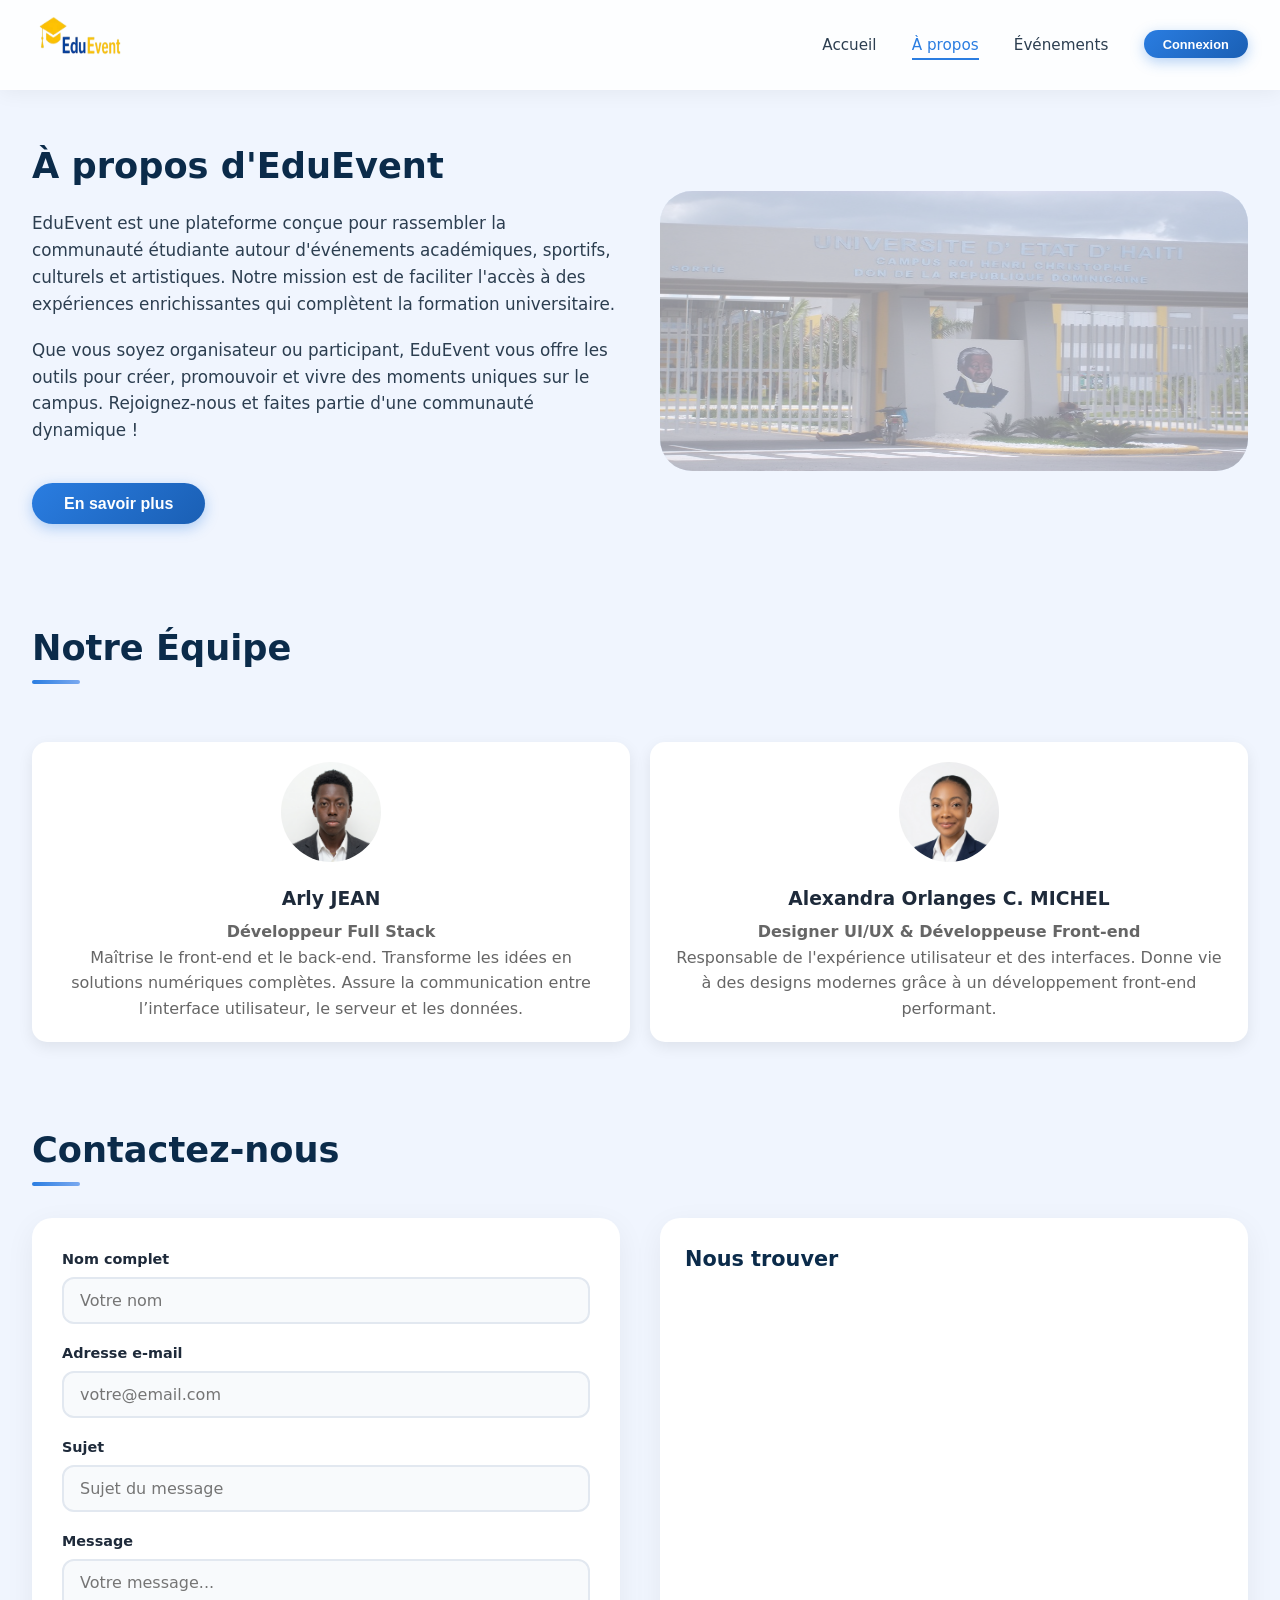
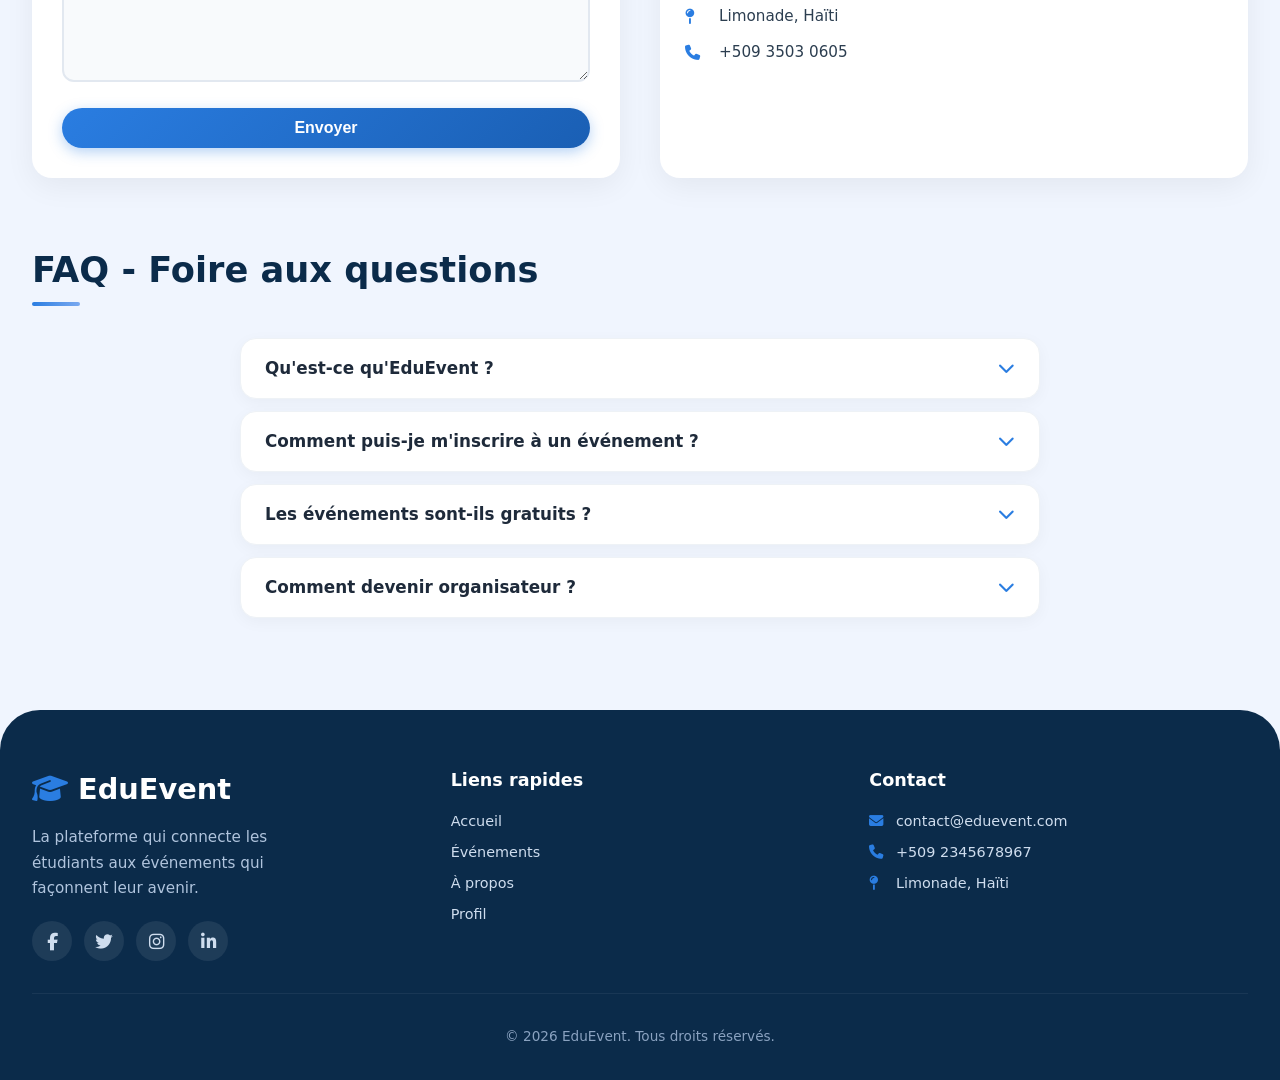
<file: a-propos.html>
<!DOCTYPE html>
<html lang="fr">
<head>
    <meta charset="UTF-8" />
    <meta name="viewport" content="width=device-width, initial-scale=1.0" />
    <title>À propos - EduEvent</title>
    <link rel="stylesheet" href="https://cdnjs.cloudflare.com/ajax/libs/font-awesome/6.5.0/css/all.min.css" />
    <link rel="stylesheet" href="css/style.css" />
    <link rel="stylesheet" href="css/responsive.css" />
</head>
<body>
    <nav class="navbar">
        <div class="logo">
                       <a href="index.html">
                <img class="log" src="images/eduevent.png" alt="Logo EduEvent" />
            </a>
        </div>
        <div class="navcontainer">
            <ul class="nav-links" id="navLinks">
                <li><a href="index.html">Accueil</a></li>
                                <li><a href="a-propos.html" class="active">À propos</a></li>
                <li><a href="evenement.html">Événements</a></li>

            </ul>
            <ul class="connexion">
                <li><button class="btn-primary btn-sm"><a id="connexion" href="profil.html">Connexion</a></button></li>
            </ul>
        </div>
        <div class="menu-toggle" id="menuToggle">
            <i class="fas fa-bars"></i>
        </div>
    </nav>
    <main class="container">
    <section class="section" id="apropos">
            <div class="about-grid">
                <div class="about-text">
                    <h2>À propos d'EduEvent</h2>
                    <p id="text-to-copy">
                        EduEvent est une plateforme conçue pour rassembler la communauté étudiante autour
                        d'événements académiques, sportifs, culturels et artistiques. Notre mission est de
                        faciliter l'accès à des expériences enrichissantes qui complètent la formation
                        universitaire.
                    </p>
                    <p>
                        Que vous soyez organisateur ou participant, EduEvent vous offre les outils pour
                        créer, promouvoir et vivre des moments uniques sur le campus. Rejoignez-nous et
                        faites partie d'une communauté dynamique !
                    </p>

                    <button class="btn-primary" style="margin-top: 20px;"> En savoir plus </button>
                </div>

                <div class="about-image">
                    <img class="about" src="images/856085de95ca88129aee6e90690eb1c0.jpg" alt="EduEvent" />
                </div>
            </div>
        </section>
        <section class="section">
            <div class="section-header"><h2>Notre Équipe</h2></div>
            <br />
            <div class="speaker-list">
                <div class="speaker">
                    <img src="images/Arly.png" alt="Arly JEAN" />
                    <h3>Arly JEAN</h3>
                    <p><strong>Développeur Full Stack </strong><br/> 
Maîtrise le front-end et le back-end.
Transforme les idées en solutions numériques complètes.
Assure la communication entre l’interface utilisateur, le serveur et les données.</p>
                </div>
                <div class="speaker">
                    <img src="images/Alexandra.png" alt="Alexandra MICHEL" />
                    <h3>Alexandra Orlanges C. MICHEL</h3>
                    <p> <strong>Designer UI/UX & Développeuse Front-end </strong><br/>Responsable de l'expérience utilisateur et des interfaces.
Donne vie à des designs modernes grâce à un développement front-end performant. </p>
                </div>
            </div>
        </section>
        <section class="section contact-section">
            <div class="section-header"><h2>Contactez-nous</h2></div>
            <div class="contact-grid">        
                <form id="contactForm" class="contact-form">
                    <div class="form-group">
                        <label for="contactName">Nom complet</label>
                        <input type="text" id="contactName" placeholder="Votre nom" required />
                    </div>
                    <div class="form-group">
                        <label for="contactEmail">Adresse e-mail</label>
                        <input type="email" id="contactEmail" placeholder="votre@email.com" required />
                    </div>
                    <div class="form-group">
                        <label for="contactSubject">Sujet</label>
                        <input type="text" id="contactSubject" placeholder="Sujet du message" required />
                    </div>
                    <div class="form-group">
                        <label for="contactMessage">Message</label>
                        <textarea id="contactMessage" rows="5" placeholder="Votre message..." required></textarea>
                    </div>
                    <button type="submit" class="btn-primary">Envoyer</button>
                </form>         
                <div class="contact-map">
                    <h3>Nous trouver</h3>
                    <div class="map-container">
                        <iframe
                            src="https://www.google.com/maps/embed?pb=!1m18!1m12!1m3!1d3781.123456789012!2d-72.123456!3d19.123456!2m3!1f0!2f0!3f0!3m2!1i1024!2i768!4f13.1!3m3!1m2!1s0x0%3A0x0!2zMTnCsDA3JzI0LjQiTiA3MsKwMDcnMjQuNCJX!5e0!3m2!1sfr!2sht!4v1234567890123"
                            width="100%"
                            height="300"
                            style="border:0;"
                            allowfullscreen=""
                            loading="lazy"
                            referrerpolicy="no-referrer-when-downgrade">
                        </iframe>
                    </div>
                    <p><i class="fas fa-map-pin"></i> Limonade, Haïti</p>
                    <p><i class="fas fa-phone"></i> +509 3503 0605</p>
                </div>
            </div>
        </section>

        <section class="section faq-section">
            <div class="section-header"><h2>FAQ - Foire aux questions</h2></div>
            <div class="faq-list">
                <div class="faq-item">
                    <div class="faq-question" onclick="toggleFaq(this)">
                        <span>Qu'est-ce qu'EduEvent ?</span>
                        <i class="fas fa-chevron-down"></i>
                    </div>
                    <div class="faq-answer">
                        <p>EduEvent est une plateforme qui connecte les étudiants aux événements académiques, culturels et sportifs sur le campus.</p>
                    </div>
                </div>
                <div class="faq-item">
                    <div class="faq-question" onclick="toggleFaq(this)">
                        <span>Comment puis-je m'inscrire à un événement ?</span>
                        <i class="fas fa-chevron-down"></i>
                    </div>
                    <div class="faq-answer">
                        <p>Connectez-vous à votre compte, puis cliquez sur "S'inscrire" sur la page de l'événement qui vous intéresse.</p>
                    </div>
                </div>
                <div class="faq-item">
                    <div class="faq-question" onclick="toggleFaq(this)">
                        <span>Les événements sont-ils gratuits ?</span>
                        <i class="fas fa-chevron-down"></i>
                    </div>
                    <div class="faq-answer">
                        <p>La plupart des événements sont gratuits pour les étudiants. Certains ateliers spéciaux peuvent avoir un coût indiqué sur la page.</p>
                    </div>
                </div>
                <div class="faq-item">
                    <div class="faq-question" onclick="toggleFaq(this)">
                        <span>Comment devenir organisateur ?</span>
                        <i class="fas fa-chevron-down"></i>
                    </div>
                    <div class="faq-answer">
                        <p>Contactez notre équipe via le formulaire de contact pour proposer votre événement. Nous vous guiderons dans le processus.</p>
                    </div>
                </div>
            </div>
        </section>
    </main>
    <footer class="footer">
        <div class="footer-grid">
            <div class="footer-col">
                <div class="footer-logo">
                    <i class="fas fa-graduation-cap"></i>
                    <span>EduEvent</span>
                </div>
                <p class="footer-desc">La plateforme qui connecte les étudiants aux événements qui façonnent leur avenir.</p>
                <div class="social-icons">
                <a href="https://www.facebook.com/" target="_blank"><i class="fab fa-facebook-f"></i></a>
                <a href="https://twitter.com/" target="_blank"><i class="fab fa-twitter"></i></a>
                <a href="https://www.instagram.com/" target="_blank"><i class="fab fa-instagram"></i></a>
                <a href="https://www.linkedin.com/" target="_blank"><i class="fab fa-linkedin-in"></i></a>
            </div>
            </div>
            <div class="footer-col">
                <h4>Liens rapides</h4>
                <ul>
                    <li><a href="index.html">Accueil</a></li>
                    <li><a href="evenement.html">Événements</a></li>
                    <li><a href="a-propos.html">À propos</a></li>
                    <li><a href="profil.html">Profil</a></li>
                </ul>
            </div>
    
            <div class="footer-col">
                <h4>Contact</h4>
                <ul>
                    <li><i class="fas fa-envelope"></i> contact@eduevent.com</li>
                    <li><i class="fas fa-phone"></i> +509 2345678967</li>
                    <li><i class="fas fa-map-pin"></i> Limonade, Haïti</li>
                </ul>
            </div>
        </div>
        <div class="footer-bottom">
            <p>© 2026 EduEvent. Tous droits réservés.</p>
        </div>
    </footer>

    <script src="js/main.js"></script>

</body>
</html>
</file>
<file: css/style.css>
* {
margin: 0;
padding: 0;
box-sizing: border-box;
}

body {
font-family: 'Segoe UI', system-ui, -apple-system, sans-serif;
background: #f0f5fe;
color: #1e2a3a;
line-height: 1.6;
}

a {
text-decoration: none;
color: inherit;
}

ul {
list-style: none;
}

.container {
max-width: 1280px;
margin: 0 auto;

padding: 0 2rem;
}

.btn-primary {
display: inline-flex;
align-items: center;
gap: 0.6rem;
background: linear-gradient(135deg, #2a7de1, #1a5fb4);
color: #fff;
border: none;
padding: 0.7rem 2rem;
border-radius: 50px;
font-weight: 600;
font-size: 1rem;
cursor: pointer;
transition: transform 0.2s ease, box-shadow 0.3s ease;
box-shadow: 0 4px 14px rgba(42, 125, 225, 0.35);

}

.btn-primary:hover {
transform: translateY(-2px);
box-shadow: 0 8px 24px rgba(42, 125, 225, 0.5);
}

.btn-outline {
display: inline-flex;
align-items: center;
gap: 0.5rem;
background: transparent;
border: 2px solid #2a7de1;
color: #2a7de1;
padding: 0.5rem 1.5rem;
border-radius: 50px;
font-weight: 600;
font-size: 0.9rem;
cursor: pointer;
transition: all 0.25s ease;

}

.btn-outline:hover {
background: #2a7de1;
color: #fff;
}

.btn-sm {
padding: 0.4rem 1.2rem;
font-size: 0.8rem;
}

.btn-lg {
padding: 0.9rem 2.8rem;
font-size: 1.1rem;
margin-top:50px;
}

.navbar {
display: flex;

justify-content: space-between;
align-items: center;
padding: 0.8rem 2rem;
background: rgba(255, 255, 255, 0.85);
backdrop-filter: blur(12px);
box-shadow: 0 2px 20px rgba(0, 0, 0, 0.06);
position: sticky;
top: 0;
z-index: 1000;
border-bottom: 1px solid rgba(255, 255, 255, 0.3);
}

.logo {
display: flex;
align-items: center;
gap: 10px;
font-size: 1.8rem;
font-weight: 700;
color: #0b2b4a;
}

.log {
width: 100px;
height: 50px;
}

.logo i {
font-size: 2rem;
color: #2a7de1;
background: rgba(42, 125, 225, 0.1);
padding: 0.3rem;
border-radius: 12px;
}

.nav-links {
display: flex;
align-items: center;
gap: 2.2rem;
}

.nav-links a {

font-weight: 500;
font-size: 0.95rem;
color: #2c3e50;
padding: 0.3rem 0;
border-bottom: 2px solid transparent;
transition: color 0.2s, border-color 0.2s;
}
.navcontainer{
    display:flex;
    flex-direction: row;
    gap: 2.2rem;
}
.nav-links a:hover,
.nav-links a.active {
color: #2a7de1;
border-bottom-color: #2a7de1;
}

.menu-toggle {
display: none;
font-size: 1.8rem;
cursor: pointer;
color: #1e2a3a;
}
/*HERO AVEC IMAG BACKGROUND */
.hero {
    display: flex;
    align-items: center;
    justify-content: space-between;
    padding: 4rem 2rem;
    border-radius: 32px;
    margin: 2rem 0 3rem;
    position: relative;
    overflow: hidden;
    min-height: 450px; 

    /*IMAG BACKGROUND  */
    background-image: url('../images/e1816f28f49a1b508514211050ae9bd5.jpg');
    background-size: cover;
    background-position: center center;
    background-repeat: no-repeat;
}

/*OVERLAY FONCE POU TÈKS KLÈ*/
.hero::before {
    content: '';
    position: absolute;
    top: 0;
    left: 0;
    width: 100%;
    height: 100%;
    background: rgba(0, 0, 0, 0.55); /* nwa transparan */
    z-index: 1;
    border-radius: 32px;
}

/* Tout kontni anlè overlay la */
.hero-content,
.hero-illustration {
    position: relative;
    z-index: 2;
}

/* Koulè tèks yo vin blan sou fond nwa a */
.hero-content h1,
.hero-content .hero-sub,
.hero-content .hero-desc {
    color: #ffffff;
}

.hero-content .highlight {
    color: #ffc107; /* jòn pou fè resalt */
}

.hero-illustration img {
    width: 480px;
    height: 350px;
    border-radius: 20px;
    object-fit: cover;
    opacity: 0.85; /* ti jan transparan pou melanje */
}

/*  SECTIONS  */
.section {
padding: 3rem 0;
}

.section-header {
display: flex;
justify-content: space-between;
align-items: center;

margin-bottom: 2.5rem;
}

.section-header h2 {
font-size: 2.2rem;
font-weight: 600;
color: #0b2b4a;
position: relative;
}

.section-header h2::after {
content: '';
position: absolute;
left: 0;
bottom: -8px;
width: 48px;
height: 4px;
background: linear-gradient(90deg, #2a7de1, #7aa9f0);
border-radius: 4px;
}

.link-voir {
color: #2a7de1;
font-weight: 500;
display: inline-flex;
align-items: center;
gap: 6px;
transition: gap 0.2s;
}

.link-voir:hover {
gap: 14px;
}



/*  CATEGORIE & DATE FILTRES  */
.categorie {
    display: flex;
    justify-content: space-between;
    align-items: flex-start;
    flex-wrap: wrap;
    gap: 30px 50px;
    padding: 15px 0 20px;
    margin-bottom: 10px;
    border-bottom: 1px solid #eef2f6;
}

.cat, .date {
    display: flex;
    flex-direction: column;
    gap: 10px;
}

.cat h3, .date h3 {
    font-size: 0.85rem;
    font-weight: 700;
    color: #1e2a3a;
    text-transform: uppercase;
    letter-spacing: 0.8px;
    margin-bottom: 2px;
}

.cat-btn, .date-btn {
    display: flex;
    flex-wrap: wrap;
    gap: 10px;  /* ← DISTANS ANT BOUTON YO */
}

.cat-btn button, .date-btn button {
    padding: 8px 20px;
    border: 2px solid #dce3ed;
    background: #ffffff;
    color: #2c3e50;
    border-radius: 30px;
    font-size: 0.85rem;
    font-weight: 600;
    cursor: pointer;
    transition: all 0.25s ease;
    box-shadow: 0 2px 4px rgba(0,0,0,0.02);
}

.cat-btn button:hover, .date-btn button:hover {
    border-color: #2a7de1;
    color: #2a7de1;
    transform: translateY(-2px);
    box-shadow: 0 4px 12px rgba(42, 125, 225, 0.15);
}




/* ACTIVE */
.cat-btn button.active,
.date-btn button.active {
    background: #2a7de1;
    border-color: #2a7de1;
    color: #ffffff;
    box-shadow: 0 4px 14px rgba(42, 125, 225, 0.35);
}

.cat-btn button.active:hover,
.date-btn button.active:hover {
    background: #1a5fb4;
    border-color: #1a5fb4;
    transform: translateY(-2px);
}




/*  CARTES ÉVÉNEMENTS  */
.card-grid {
display: grid;
grid-template-columns: repeat(auto-fit, minmax(260px, 1fr));

gap: 2rem;
}

.event-card {
background: #fff;
border-radius: 24px;
overflow: hidden;
box-shadow: 0 8px 30px rgba(0, 0, 0, 0.04);
transition: transform 0.3s cubic-bezier(0.2, 0, 0, 1), box-shadow 0.4s ease;
}

.hidden{
    display: none;
}

.event-card:hover {
transform: translateY(-10px);
box-shadow: 0 20px 50px rgba(42, 125, 225, 0.12);
}

.card-img {
position: relative;
height: 180px;
overflow: hidden;
}

.card-img img {
width: 100%;
height: 100%;
object-fit: cover;
transition: transform 0.6s ease;
}

.event-card:hover .card-img img {
transform: scale(1.06);
}

.badge {
position: absolute;
top: 14px;
left: 14px;
background: rgba(42, 125, 225, 0.92);

color: #fff;
font-size: 0.7rem;
font-weight: 700;
padding: 0.2rem 1rem;
border-radius: 30px;
text-transform: uppercase;
letter-spacing: 0.5px;
backdrop-filter: blur(4px);
}

.card-body {
padding: 1.4rem 1.4rem 1.8rem;
}

.card-body h3 {
font-size: 1.3rem;
font-weight: 600;
color: #0b2b4a;
margin-bottom: 0.6rem;
}


.card-body p {

align-items: center;
gap: 10px;
font-size: 0.9rem;
color: #4a5a6a;
margin: 0.3rem 0;
}

.card-body p i {
color: #2a7de1;
width: 18px;
text-align: center;
}

.card-body .btn-outline {
margin-top: 1rem;
width: 100%;
justify-content: center;

}

/* PAGINATION */
/* .plus-button{
    display: flex;
    justify-content: center;
    position: relative;
    top: 30px;
}
.plus-button button{
    padding: 5px;
    background-color: transparent;
    border-radius: 20px;
    box-shadow: #1a5fb4;
    border-color: #1a5fb4;
} */

/*STATISTIQUES */
.stats-section {
background: #fff;
border-radius: 32px;
padding: 2.8rem 2rem;
box-shadow: 0 8px 30px rgba(0, 0, 0, 0.03);

margin: 2rem 0;
}

.stats-grid {
display: grid;
grid-template-columns: repeat(auto-fit, minmax(140px, 1fr));
gap: 2rem;
text-align: center;
}

.stat-item {
display: flex;
flex-direction: column;
align-items: center;
}

.stat-item i {
font-size: 2.6rem;
color: #2a7de1;

margin-bottom: 0.2rem;
background: rgba(42, 125, 225, 0.08);
padding: 0.6rem;
border-radius: 16px;
}

.stat-number {
font-size: 2.6rem;
font-weight: 700;
color: #0b2b4a;
line-height: 1.2;
}

.stat-label {
font-size: 0.95rem;
color: #5a6a7a;
font-weight: 500;
}

/* NEWSLETTER */

.newsletter-box {
background: linear-gradient(135deg, #0b2b4a 0%, #1a4b7a 100%);
border-radius: 32px;
padding: 3rem 2.5rem;
text-align: center;
color: #fff;
box-shadow: 0 12px 40px rgba(11, 43, 74, 0.2);
}

.newsletter-box h2 {
font-size: 2rem;
font-weight: 600;
margin-bottom: 0.3rem;
}

.newsletter-box p {
color: rgba(255, 255, 255, 0.8);
margin-bottom: 1.8rem;
font-size: 1.05rem;

}

.newsletter-form {
display: flex;
flex-wrap: wrap;
justify-content: center;
gap: 0.8rem;
max-width: 520px;
margin: 0 auto;
}

.newsletter-form input {
flex: 1 1 240px;
padding: 0.8rem 1.5rem;
border: none;
border-radius: 50px;
outline: none;
font-size: 1rem;
background: rgba(255, 255, 255, 0.15);
backdrop-filter: blur(4px);

color: #fff;
transition: background 0.3s;
}

.newsletter-form input::placeholder {
color: rgba(255, 255, 255, 0.6);
}

.newsletter-form input:focus {
background: rgba(255, 255, 255, 0.25);
}

.newsletter-form .btn-primary {
background: #fff;
color: #0b2b4a;
box-shadow: 0 4px 14px rgba(0, 0, 0, 0.1);
}

.newsletter-form .btn-primary:hover {
background: #f0f5fe;

}

/* ===== À PROPOS & PROFIL ===== */


.about-grid {
display: grid;
grid-template-columns: 1fr 1fr;
gap: 2.5rem;
align-items: center;
}

.about-grid .about-text h2 {
font-size: 2.2rem;
color: #0b2b4a;
margin-bottom: 1rem;
}

.about-grid .about-text p {
color: #2c3e50;
margin-bottom: 1.2rem;
font-size: 1.05rem;

}

.about-grid .about-image {
background: #c7dcf7;
border-radius: 32px;
height: 280px;
display: flex;
align-items: center;
justify-content: center;
font-size: 8rem;
color: #2a7de1;
opacity: 0.5;
}
.about-grid .about-image img {

border-radius: 32px;
height: 280px;
width: 100%;

font-size: 8rem;

}

.profil-card {
background: #fff;
border-radius: 32px;
padding: 2.5rem;
max-width: 600px;
margin: 0 auto;

box-shadow: 0 8px 30px rgba(0, 0, 0, 0.04);
text-align: center;
display: flex;
justify-content: center;
align-items: center;
flex-direction: column;
}

.profil-card .avatar {
font-size: 5rem;
color: #2a7de1;
background: rgba(42, 125, 225, 0.08);
width: 120px;
height: 120px;
border-radius: 50%;
display: flex;
align-items: center;
justify-content: center;
margin: 0 auto 1rem;
}

.profil-card h3 {
font-size: 1.8rem;
color: #0b2b4a;

}

.profil-card .role {
color: #2a7de1;
font-weight: 600;
margin-bottom: 1rem;
}

.profil-card .info {
display: flex;
flex-direction: column;
gap: 0.8rem;
margin: 1.5rem 0;
}

.profil-card .info p {
display: flex;
align-items: center;
gap: 1rem;
color: #2c3e50;

font-size: 0.95rem;
}

.profil-card .info i {
color: #2a7de1;
width: 24px;
}



/* FOOTER  */
.footer {
background: #0b2b4a;
color: #cfddee;
border-radius: 40px 40px 0 0;
padding: 3.5rem 2rem 2rem;
margin-top: 3rem;
}

.footer-grid {
display: grid;
grid-template-columns: repeat(auto-fit, 

minmax(180px, 1fr));
gap: 2.5rem;
max-width: 1280px;
margin: 0 auto;
}

.footer-col .footer-logo {
display: flex;
align-items: center;
gap: 10px;
font-size: 1.8rem;
font-weight: 700;
color: #fff;
margin-bottom: 0.8rem;
}

.footer-logo i {
color: #2a7de1;
}

.footer-desc {
font-size: 0.95rem;
line-height: 1.7;
color: #b0c4dd;
max-width: 260px;
margin-bottom: 1.2rem;
}

.social-icons {
display: flex;
gap: 12px;
}

.social-icons a {
display: inline-flex;
align-items: center;
justify-content: center;
width: 40px;
height: 40px;
border-radius: 50%;

background: rgba(255, 255, 255, 0.06);
color: #cfddee;
transition: background 0.25s, color 0.25s;
}

.social-icons a:hover {
background: #2a7de1;
color: #fff;
}

.footer-col h4 {
color: #fff;
font-size: 1.1rem;
margin-bottom: 1rem;
}

.footer-col ul li {
margin-bottom: 0.5rem;
font-size: 0.9rem;
}


.footer-col ul li a:hover {
color: #fff;
text-decoration: underline;
}

.footer-col ul li i {
width: 22px;
color: #2a7de1;
}

.footer-bottom {
text-align: center;
padding-top: 2rem;
border-top: 1px solid rgba(255, 255, 255, 0.06);
margin-top: 2rem;
font-size: 0.85rem;
color: #8aa2c0;
}

/* detail */
.page-detail{
    width:90%;
    height:580px;
    margin:auto;
    border-radius:20px;
    overflow:hidden;
    position:relative;
    top: 20px;
}

.page-detail img{
    width:100%;
    height:100%;
    object-fit:cover;
}

.deta{
    display: flex;
    justify-content: space-between;
}

.overlay{
    position:absolute;
    left:0;
    top:0;
    width:100%;
    height:100%;
    display:flex;
    flex-direction:column;
    justify-content:flex-end;
    padding:50px;
    color:white;
    background:linear-gradient(to top,rgba(0,0,0,.75),transparent);
}



.overlay h1{
    font-size:55px;
    width:60%;
    margin:20px 0;
}

.info{
    display:flex;
    gap:40px;
    font-size:20px;
}

.detail-container{
    width:90%;
    margin:40px auto;
    display:grid;
    grid-template-columns:2fr 1fr;
    gap:30px;
}

.description{
    background:#fff;
    padding:30px;
    border-radius:15px;
    box-shadow:0 5px 15px rgba(0,0,0,.08);
}

.description h2{
    color:#1e40af;
    margin-bottom:20px;
}

.description p{
    line-height:1.8;
    color:#555;
}

.sidebar{
    display:flex;
    flex-direction:column;
    gap:25px;
}

.reservation, .infos-event, .share{
    background:#fff;
    padding:25px;
    border-radius:15px;
    box-shadow:0 5px 15px rgba(0,0,0,.08);
}

.reservation h2{
    text-align:center;
    color:#1e40af;
}

.places{
    text-align:center;
}

.places h1{
    font-size:55px;
    color:#ff9800;
    margin:10px 0;
}

.btn-inscrire{
    width:100%;
    padding:15px;
    border:none;
    border-radius:10px;
    background:#ff9800;
    color:#fff;
    font-size:18px;
    cursor:pointer;
}

.btn-inscrire:hover{
    background:#e68900;
}

.infos-event p{
    margin:15px 0;
}

.share a{
    display:block;
    text-decoration:none;
    color:#2563eb;
    margin:10px 0;
}

.speakers{
    margin-top:40px;
    width: 95%;
    margin: auto;
    position: relative;
}

.speaker-list{
    display:flex;
    gap:20px;
    flex-wrap:wrap;
}

.speaker{
    flex:1;
    min-width:200px;
    background:white;
    border-radius:15px;
    text-align:center;
    padding:20px;
    box-shadow:0 5px 15px rgba(0,0,0,.08);
}

.speaker img{
    width:100px;
    height:100px;
    border-radius:50%;
    object-fit:cover;
}

.speaker h3{
    margin:15px 0 5px;
}

.speaker p{
    color:#666;
}

.btn-retour{
    display: flex;
    justify-content: center;
    width:70px;
    padding:5px;
    border:none;
    border-radius:10px;
    background:#ff9800;
    color:#fff;
    font-size:15px;
    cursor:pointer;
    margin: auto;
    top: 20px;
    margin-top: 10px;
    margin-bottom: 10px;
}



.box{
    width: 90%;
    height: 70vh;
    display: flex;
    flex-direction: column; 
    background-color: white;
    border-radius: 10px;
    justify-content: center;
    align-items: center;
    box-shadow: 0 8px 24px #0b2b4a;
  }

    .tete{
    background: linear-gradient(135deg, #1a5fb4, #0b2b4a);

        color: white;
        display: flex;
        flex-direction: column;
        text-align: center;
        align-items: center;
        justify-content: center;
        width: 90%;
        height: 20vh;
        border-bottom-left-radius: 10px;
        border-bottom-right-radius: 10px;
        z-index: 1;
    }

    .corps{
        background: white;
        display: flex;
        flex-direction: column;
        justify-content: center;
        align-items: center;
        row-gap: 20px;
        width: 100%;
        height: 100vh;
        border-bottom-left-radius: 10px;
        border-bottom-right-radius: 10px;

    }

    .infos{

    width: 70%;
    padding: 5px;
    border-radius: 10px;
    border: 1px solid #1a5fb4;
    background: #479ef47e;

    display:flex;
    
    }
    .infos input{
    width: 70%;
    border: none; 
    background: transparent;  
    }
    
    .btn{
    width: 90%;
    padding: 12px;
    border-radius: 10px;
    border: none;
    background: linear-gradient(135deg, #1a5fb4, #0b2b4a);

    color: white;
    font-size: 16px;
    font-weight: bold;
    cursor: pointer;
    }
    .btn:hover{
        transform: translateY(-2px);

    }

/* HEADER  */
.header-top {
    display: flex;
    justify-content: space-between;
    align-items: center;
    flex-wrap: wrap;
    gap: 16px;
    width: 100%;
}

.header-actions {
    display: flex;
    align-items: center;
    gap: 16px;
}

.result-count {
    font-size: 0.9rem;
    color: #64748b;
    font-weight: 500;
}

/* Grille / Liste */
.view-toggle {
    display: flex;
    gap: 4px;
    background: #f1f5f9;
    padding: 4px;
    border-radius: 8px;
}

.view-btn {
    background: transparent;
    border: none;
    padding: 6px 10px;
    border-radius: 6px;
    cursor: pointer;
    color: #64748b;
    transition: all 0.2s;
    font-size: 1rem;
}

.view-btn.active {
    background: #fff;
    color: #2a7de1;
    box-shadow: 0 2px 8px rgba(0,0,0,0.08);
}

.view-btn:hover {
    color: #2a7de1;
}

/* RECHERCHE BAR  */
.recherche .bar {
    display: flex;
    align-items: center;
    gap: 0.5rem;
    background: #fff;
    padding: 0.3rem 1rem;
    border-radius: 50px;
    box-shadow: 0 2px 12px rgba(0,0,0,0.04);
    border: 2px solid #e2e8f0;
    transition: border 0.2s;
    max-width: 400px;
    margin: 0 auto;
}

.recherche .bar:focus-within {
    border-color: #2a7de1;
}

.recherche .bar input {
    border: none;
    outline: none;
    padding: 0.5rem 0;
    font-size: 0.95rem;
    background: transparent;
    width: 100%;
}

.recherche .bar .icon {
    font-size: 1.1rem;
}

#clearSearch {
    background: none;
    border: none;
    cursor: pointer;
    color: #94a3b8;
    font-size: 1rem;
    padding: 4px;
}

#clearSearch:hover {
    color: #dc2626;
}

/* VUE LISTE */
.card-grid.view-list .event-card {
    display: grid;
    grid-template-columns: 200px 1fr;
    gap: 20px;
    align-items: start;
    padding: 12px;
}

.card-grid.view-list .event-card .card-img {
    height: 130px;
    border-radius: 16px;
    overflow: hidden;
}

.card-grid.view-list .event-card .card-img img {
    height: 100%;
    object-fit: cover;
}

.card-grid.view-list .event-card .card-body {
    padding: 8px 0;
}

/* PAGINATION */
.pagination {
    display: flex;
    justify-content: center;
    gap: 6px;
    margin: 30px 0 20px;
    flex-wrap: wrap;
}

.pagination button {
    padding: 8px 16px;
    border: 2px solid #e2e8f0;
    border-radius: 8px;
    background: #fff;
    color: #1e2a3a;
    font-weight: 500;
    cursor: pointer;
    transition: all 0.2s;
}

.pagination button:hover:not(:disabled) {
    border-color: #2a7de1;
    color: #2a7de1;
}

.pagination button.active {
    background: #2a7de1;
    border-color: #2a7de1;
    color: #fff;
}

.pagination button:disabled {
    opacity: 0.4;
    cursor: not-allowed;
}

/* BOUTON VOIR PLUS */
.plus-button .btn-outline {
    display: inline-block;
    padding: 12px 32px;
    border: 2px solid #2a7de1;
    border-radius: 30px;
    color: #2a7de1;
    font-weight: 600;
    cursor: pointer;
    transition: all 0.3s;
    background: transparent;
    text-decoration: none;
}

.plus-button .btn-outline:hover {
    background: #2a7de1;
    color: #fff;
}
/* hidden */
.event-card.hidden {
    display: none !important;
}

/*SUGGESTIONS RECHERCHE */

.recherche {
    position: relative;
    max-width: 400px;
    margin: 0 auto;
}

.search-suggestions {
    position: absolute;
    top: calc(100% + 8px);
    left: 0;
    right: 0;
    background: #ffffff;
    border-radius: 16px;
    box-shadow: 0 8px 30px rgba(0, 0, 0, 0.12);
    border: 1px solid #e2e8f0;
    max-height: 240px;
    overflow-y: auto;
    display: none;
    z-index: 999;
    padding: 8px 0;
}

.search-suggestions.show {
    display: block;
}

.search-suggestions .suggestion-item {
    padding: 10px 20px;
    cursor: pointer;
    display: flex;
    align-items: center;
    gap: 12px;
    font-size: 0.95rem;
    color: #1e2a3a;
    transition: background 0.15s;
    border-bottom: 1px solid #f1f5f9;
}

.search-suggestions .suggestion-item:last-child {
    border-bottom: none;
}

.search-suggestions .suggestion-item:hover {
    background: #f0f5fe;
}

.search-suggestions .suggestion-item i {
    color: #2a7de1;
    width: 20px;
    text-align: center;
}

.search-suggestions .suggestion-item .highlight {
    font-weight: 700;
    color: #2a7de1;
}

.search-suggestions .suggestion-empty {
    padding: 16px 20px;
    text-align: center;
    color: #94a3b8;
    font-size: 0.9rem;
}


.social-icons {
    display: flex;
    gap: 12px;
    align-items: center;
}

.social-icons a {
    display: inline-flex;
    align-items: center;
    justify-content: center;
    width: 40px;
    height: 40px;
    border-radius: 50%;
    background: rgba(255, 255, 255, 0.06);
    color: #cfddee;
    transition: background 0.25s, color 0.25s, transform 0.2s;
    text-decoration: none;
}

.social-icons a:hover {
    background: #2a7de1;
    color: #ffffff;
    transform: translateY(-3px);
}

.social-icons a i {
    font-size: 1.1rem;
    line-height: 1;
}


.card-grid.view-grid {
    display: grid;
    grid-template-columns: repeat(auto-fill, minmax(280px, 1fr));
    gap: 24px;
}

.card-grid.view-list {
    display: flex;
    flex-direction: column;
    gap: 16px;
}

.card-grid.view-list .event-card {
    display: grid;
    grid-template-columns: 200px 1fr;
    gap: 20px;
    align-items: start;
    padding: 12px;
    border-radius: 16px;
    background: #fff;
    box-shadow: 0 4px 16px rgba(0, 0, 0, 0.06);
}

.card-grid.view-list .event-card .card-img {
    height: 140px;
    border-radius: 12px;
    overflow: hidden;
}

.card-grid.view-list .event-card .card-img img {
    width: 100%;
    height: 100%;
    object-fit: cover;
}

.card-grid.view-list .event-card .card-body {
    padding: 4px 0;
}

.card-grid.view-list .event-card .card-body .btn-outline {
    width: auto;
    padding: 6px 20px;
}

/*  link */
.btn-retour-link {
    color: #fff;
    background: rgba(255,255,255,0.2);
    padding: 8px 16px;
    border-radius: 30px;
    text-decoration: none;
    font-weight: 500;
    transition: background 0.3s;
    display: inline-block;
}

.btn-retour-link:hover {
    background: rgba(255,255,255,0.35);
}

/* icone */
.share a {
    display: flex;
    align-items: center;
    gap: 10px;
    padding: 8px 0;
    color: #2a7de1;
    text-decoration: none;
    font-weight: 500;
    transition: color 0.2s;
}

.share a:hover {
    color: #1a5fb4;
}

.share a i {
    width: 24px;
    text-align: center;
    font-size: 1.2rem;
}

/* icone */
.social-icons {
    display: flex;
    gap: 12px;
    align-items: center;
    justify-content: flex-start;
}

.social-icons a {
    display: inline-flex;
    align-items: center;
    justify-content: center;
    width: 40px;
    height: 40px;
    border-radius: 50%;
    background: rgba(255, 255, 255, 0.08);
    color: #cfddee;
    transition: all 0.25s ease;
    text-decoration: none;
    flex-shrink: 0;
}

.social-icons a:hover {
    background: #2a7de1;
    color: #ffffff;
    transform: translateY(-3px);
}

.social-icons a i {
    font-size: 1.1rem;
    line-height: 1;
    display: inline-block;
}

/* ---- Formulaire ---- */
.contact-section {
    padding: 2rem 0;
}

.contact-grid {
    display: grid;
    grid-template-columns: 1fr 1fr;
    gap: 40px;
    margin-top: 20px;
}

.contact-form {
    background: #fff;
    padding: 30px;
    border-radius: 20px;
    box-shadow: 0 8px 30px rgba(0, 0, 0, 0.06);
}

.contact-form .form-group {
    margin-bottom: 18px;
}

.contact-form label {
    display: block;
    font-weight: 600;
    font-size: 0.9rem;
    color: #1e2a3a;
    margin-bottom: 6px;
}

.contact-form input,
.contact-form textarea {
    width: 100%;
    padding: 12px 16px;
    border: 2px solid #e2e8f0;
    border-radius: 12px;
    font-size: 1rem;
    font-family: inherit;
    transition: border 0.2s, box-shadow 0.2s;
    background: #f8fafc;
}

.contact-form input:focus,
.contact-form textarea:focus {
    border-color: #2a7de1;
    box-shadow: 0 0 0 3px rgba(42, 125, 225, 0.1);
    background: #fff;
    outline: none;
}

.contact-form textarea {
    resize: vertical;
    min-height: 120px;
}

.contact-form .btn-primary {
    width: 100%;
    justify-content: center;
}

.contact-map {
    background: #fff;
    padding: 25px;
    border-radius: 20px;
    box-shadow: 0 8px 30px rgba(0, 0, 0, 0.06);
}

.contact-map h3 {
    font-size: 1.3rem;
    color: #0b2b4a;
    margin-bottom: 16px;
}

.map-container {
    border-radius: 16px;
    overflow: hidden;
    height: 300px;
}

.map-container iframe {
    width: 100%;
    height: 100%;
    border: none;
}

.contact-map p {
    display: flex;
    align-items: center;
    gap: 10px;
    margin-top: 12px;
    color: #2c3e50;
    font-size: 0.95rem;
}

.contact-map p i {
    color: #2a7de1;
    width: 24px;
}

.faq-section {
    padding: 2rem 0;
}

.faq-list {
    max-width: 800px;
    margin: 0 auto;
}

.faq-item {
    background: #fff;
    border-radius: 16px;
    margin-bottom: 12px;
    box-shadow: 0 4px 16px rgba(0, 0, 0, 0.04);
    overflow: hidden;
    border: 1px solid #eef2f6;
    transition: border-color 0.3s;
}

.faq-item.active {
    border-color: #2a7de1;
}

.faq-question {
    display: flex;
    justify-content: space-between;
    align-items: center;
    padding: 16px 24px;
    cursor: pointer;
    font-weight: 600;
    font-size: 1.05rem;
    color: #1e2a3a;
    transition: background 0.2s;
    user-select: none;
}

.faq-question:hover {
    background: #f8fafc;
}

.faq-question i {
    transition: transform 0.3s ease;
    color: #2a7de1;
}

.faq-answer {
    max-height: 0;
    overflow: hidden;
    padding: 0 24px;
    color: #475569;
    font-size: 0.95rem;
    line-height: 1.7;
    transition: max-height 0.4s ease, padding 0.3s ease;
}
.faq-answer p {
    margin: 0;
}

/* ============================================================
   PROFIL PAGE — STYLES
   ============================================================ */

/* Sections */
.profile-section {
    display: flex;
    justify-content: center;
    align-items: center;
    min-height: 85vh;
    padding: 40px 20px;
    width: 100%;
}

/* Form Card */
.form-card {
    background: #ffffff;
    width: 100%;
    max-width: 520px;
    border-radius: 16px;
    box-shadow: 0 15px 40px rgba(0, 0, 0, 0.08);
    overflow: hidden;
}

.form-header {
    background: linear-gradient(135deg, #1a3a5c, #2a5a7c);
    color: #fff;
    text-align: center;
    padding: 25px 20px;
}

.form-header h2 {
    font-size: 22px;
    font-weight: 700;
}

.form-header h2 i {
    margin-right: 10px;
}

.form-header p {
    font-size: 13px;
    opacity: 0.8;
    margin-top: 4px;
}

form {
    padding: 25px 30px 30px;
}

.row-inputs {
    display: flex;
    gap: 15px;
}

.row-inputs .input-group {
    flex: 1;
}

.input-group {
    margin-bottom: 15px;
}

.input-group input,
.input-group select {
    width: 100%;
    padding: 12px 16px;
    border-radius: 30px;
    border: 2px solid #e8ecf1;
    background: #f8fafc;
    color: #1e2a3a;
    outline: none;
    font-size: 14px;
    transition: border 0.3s;
}

.input-group input:focus,
.input-group select:focus {
    border-color: #1a3a5c;
    background: #fff;
}

/* File input */
.file-input-wrapper {
    display: flex;
    align-items: center;
    gap: 10px;
    background: #f8fafc;
    border-radius: 30px;
    padding: 4px 4px 4px 16px;
    border: 2px solid #e8ecf1;
}

.file-input-wrapper input {
    display: none;
}

.custom-file-label {
    background: #1a3a5c;
    color: #fff;
    padding: 8px 18px;
    border-radius: 25px;
    cursor: pointer;
    font-size: 13px;
    font-weight: 600;
    transition: background 0.3s;
    white-space: nowrap;
}

.custom-file-label:hover {
    background: #0f2840;
}

.custom-file-label i {
    margin-right: 6px;
}

.file-name-display {
    font-size: 13px;
    color: #64748b;
    overflow: hidden;
    text-overflow: ellipsis;
    white-space: nowrap;
}

/* Submit */
.btn-submit {
    width: 100%;
    padding: 13px;
    border: none;
    border-radius: 30px;
    background: linear-gradient(135deg, #1a3a5c, #2a5a7c);
    color: #fff;
    font-weight: 700;
    cursor: pointer;
    font-size: 16px;
    transition: 0.3s;
    margin-top: 5px;
}

.btn-submit:hover {
    transform: translateY(-2px);
    box-shadow: 0 8px 20px rgba(26, 58, 92, 0.3);
}

.btn-submit i {
    margin-right: 8px;
}

.btn-cancel-edit {
    width: 100%;
    padding: 12px;
    border: 2px solid #e8ecf1;
    border-radius: 30px;
    background: #fff;
    color: #1e2a3a;
    font-weight: 600;
    cursor: pointer;
    font-size: 15px;
    margin-top: 10px;
    transition: 0.3s;
}

.btn-cancel-edit:hover {
    background: #f1f5f9;
}

.form-switch {
    text-align: center;
    margin-top: 15px;
    font-size: 14px;
    color: #64748b;
}

.form-switch a {
    color: #1a3a5c;
    font-weight: 600;
    cursor: pointer;
}

.form-switch a:hover {
    text-decoration: underline;
}

.form-message {
    text-align: center;
    font-weight: 600;
    margin-bottom: 12px;
    font-size: 14px;
}

/* Profile Card */
.profile-card {
    background: #fff;
    padding: 30px;
    border-radius: 16px;
    width: 100%;
    max-width: 750px;
    box-shadow: 0 15px 40px rgba(0, 0, 0, 0.08);
}

.profile-header-content {
    display: flex;
    align-items: center;
    gap: 24px;
    border-bottom: 2px solid #f1f5f9;
    padding-bottom: 20px;
    margin-bottom: 24px;
    flex-wrap: wrap;
}

.profile-avatar {
    width: 100px;
    height: 100px;
    border-radius: 50%;
    object-fit: cover;
    border: 4px solid #1a3a5c;
    flex-shrink: 0;
}

.profile-info {
    flex: 1;
}

.profile-info h2 {
    font-size: 22px;
    color: #1a3a5c;
}

.profile-info p {
    color: #475569;
    font-size: 14px;
    margin: 4px 0;
}

.profile-info p i {
    width: 20px;
    color: #1a3a5c;
}

.action-buttons {
    display: flex;
    flex-direction: column;
    gap: 8px;
    margin-left: auto;
}

.btn-edit {
    background: #f59e0b;
    color: #fff;
    border: none;
    padding: 8px 20px;
    border-radius: 25px;
    cursor: pointer;
    font-weight: 600;
    transition: 0.3s;
}

.btn-edit:hover {
    background: #d97706;
}

.btn-danger {
    background: #ef4444;
    color: #fff;
    border: none;
    padding: 8px 20px;
    border-radius: 25px;
    cursor: pointer;
    font-weight: 600;
    transition: 0.3s;
}

.btn-danger:hover {
    background: #dc2626;
}

.btn-edit i,
.btn-danger i {
    margin-right: 6px;
}

/* Events List */
.profile-events {
    margin-top: 10px;
}

.profile-events h3 {
    font-size: 18px;
    color: #1a3a5c;
    margin-bottom: 16px;
}

.profile-events h3 i {
    margin-right: 10px;
    color: #2a7de1;
}

#my-events-list {
    display: flex;
    flex-direction: column;
    gap: 10px;
}

.event-item {
    display: flex;
    justify-content: space-between;
    align-items: center;
    background: #f8fafc;
    padding: 12px 18px;
    border-radius: 12px;
    border: 1px solid #e8ecf1;
    flex-wrap: wrap;
    gap: 10px;
}

.event-item-info h4 {
    font-size: 15px;
    color: #1e2a3a;
}

.event-item-info p {
    font-size: 13px;
    color: #64748b;
    margin: 2px 0;
}

.event-item-info p i {
    width: 16px;
    color: #2a7de1;
}

.btn-unsubscribe {
    background: #ef4444;
    color: #fff;
    border: none;
    padding: 6px 16px;
    border-radius: 20px;
    cursor: pointer;
    font-size: 13px;
    font-weight: 600;
    transition: 0.3s;
}

.btn-unsubscribe:hover {
    background: #dc2626;
}

.empty-events {
    text-align: center;
    color: #94a3b8;
    padding: 30px 0;
    font-size: 15px;
}

.empty-events i {
    font-size: 30px;
    display: block;
    margin-bottom: 10px;
    color: #cbd5e1;
}

/* ===== RESPONSIVE ===== */
@media (max-width: 768px) {
    .profile-section {
        padding: 20px 12px;
        min-height: auto;
    }

    form {
        padding: 20px 18px 24px;
    }

    .row-inputs {
        flex-direction: column;
        gap: 0;
        
    }

    .profile-header-content {
        flex-direction: column;
        text-align: center;
        gap: 16px;
    }

    .profile-avatar {
        width: 80px;
        height: 80px;
    }

    .action-buttons {
        flex-direction: row;
        margin-left: 0;
        width: 100%;
        justify-content: center;
    }

    .action-buttons button {
        padding: 6px 16px;
        font-size: 13px;
    }

    .event-item {
        flex-direction: column;
        text-align: center;
        align-items: stretch;
    }

    .btn-unsubscribe {
        padding: 8px;
        width: 100%;
    }

    .file-input-wrapper {
        flex-wrap: wrap;
        padding: 8px 12px;
        justify-content: center;
    }

    .file-name-display {
        font-size: 12px;
        width: 100%;
        text-align: center;
    }

    .form-header h2 {
        font-size: 18px;
    }
}

@media (max-width: 480px) {
    .profile-card {
        padding: 16px;
    }

    .profile-info h2 {
        font-size: 18px;
    }

    .action-buttons {
        flex-direction: column;
        width: 100%;
    }

    .action-buttons button {
        width: 100%;
        justify-content: center;
    }

    .form-card {
        border-radius: 12px;
    }

    .btn-submit {
        font-size: 14px;
        padding: 12px;
    }
}
</file>
<file: css/responsive.css>
/* ===== RESPONSIVE ===== */
@media (max-width: 992px) {
.hero {
flex-direction: column;
text-align: center;
padding: 3rem 1.5rem;
}
.hero-content h1 {
font-size: 2.8rem;
}
.hero-desc {
max-width: 100%;
margin-left: auto;
margin-right: auto;
}
.hero-illustration {
font-size: 6rem;
margin-top: 1.5rem;
}
.section-header h2::after {

left: 50%;
transform: translateX(-50%);
}
.section-header {
flex-direction: column;
gap: 0.8rem;
text-align: center;
}
.about-grid {
grid-template-columns: 1fr;
text-align: center;
}
.about-grid .about-image {
height: 180px;
}
}

@media (max-width: 768px) {
.menu-toggle {
display: block;

}

.nav-links {
display: none;
flex-direction: column;
width: 100%;
background: rgba(255, 255, 255, 0.98);
backdrop-filter: blur(12px);
padding: 1.5rem 0;
gap: 1.2rem;
position: absolute;
top: 70px;
left: 0;
box-shadow: 0 8px 30px rgba(0, 0, 0, 0.08);
border-radius: 0 0 24px 24px;
border-top: 1px solid rgba(0, 0, 0, 0.04);
}

.nav-links.show {
display: flex;

}

.navbar {
flex-wrap: wrap;
}

.card-grid {
grid-template-columns: repeat(auto-fit, minmax(200px, 1fr));
}

.stats-grid {
grid-template-columns: repeat(2, 1fr);
}

.footer-grid {
grid-template-columns: 1fr;
text-align: center;
}

.footer-desc {
max-width: 100%;
}

.social-icons {
justify-content: center;
}

.newsletter-box {
padding: 2rem 1.5rem;
}
}

@media (max-width: 480px) {
.hero-content h1 {
font-size: 2.2rem;
}
.hero-sub {
font-size: 1.1rem;
}

.section-header h2 {
font-size: 1.6rem;
}
.btn-lg {
padding: 0.7rem 1.8rem;
font-size: 0.95rem;
}
}

/* ===== RESPONSIVE ===== */
@media (max-width: 992px) {
    .contact-grid {
        grid-template-columns: 1fr;
        gap: 30px;
    }
    .contact-map {
        order: -1;
    }
    .about-grid {
        grid-template-columns: 1fr;
        text-align: center;
    }
    .about-grid .about-image {
        height: 200px;
    }
    .copy-container {
        justify-content: center;
    }
}

@media (max-width: 480px) {
    .faq-question {
        font-size: 0.95rem;
        padding: 14px 16px;
    }
    .contact-form {
        padding: 20px;
    }
    .btn-copy {
        width: 100%;
        justify-content: center;
    }
    .copy-message {
        text-align: center;
        width: 100%;
    }
}

/* ===== RESPONSIVE ===== */
@media (max-width: 768px) {
    .categorie {
        flex-direction: column;
        align-items: center;
        gap: 20px;
    }
    .cat, .date {
        align-items: center;
        width: 100%;
    }
    .cat-btn, .date-btn {
        justify-content: center;
    }
    .cat-btn button, .date-btn button {
        padding: 6px 14px;
        font-size: 0.8rem;
    }
}

@media (max-width: 480px) {
    .cat-btn, .date-btn {
        gap: 6px;
    }
    .cat-btn button, .date-btn button {
        padding: 5px 12px;
        font-size: 0.75rem;
    }
}
@media (max-width: 768px) {
    .header-top {
        flex-direction: column;
        align-items: stretch;
        text-align: center;
    }

    .header-actions {
        justify-content: center;
    }

    .recherche .bar {
        max-width: 100%;
    }

    .card-grid.view-list .event-card {
        grid-template-columns: 1fr;
        gap: 0;
    }

    .card-grid.view-list .event-card .card-img {
        height: 160px;
    }

    .card-grid.view-list .event-card .card-body {
        padding: 16px;
    }

    .categorie {
        flex-direction: column;
        align-items: center;
        gap: 16px;
    }

    .cat-btn, .date-btn {
        justify-content: center;
    }
}

@media (max-width: 480px) {
    .view-toggle {
        gap: 2px;
        padding: 3px;
    }

    .view-btn {
        padding: 4px 8px;
        font-size: 0.85rem;
    }

    .pagination button {
        padding: 6px 12px;
        font-size: 0.8rem;
    }
}

/* Responsive pou view-list */
@media (max-width: 768px) {
    .card-grid.view-list .event-card {
        grid-template-columns: 1fr;
        gap: 0;
    }
    .card-grid.view-list .event-card .card-img {
        height: 160px;
    }
    .card-grid.view-list .event-card .card-body {
        padding: 16px;
    }
}

/* Responsive pou suggestions */
@media (max-width: 768px) {
    .recherche {
        max-width: 100%;
    }
    .search-suggestions {
        max-height: 180px;
    }
}












/* ============================================================
   A-PROPOS — RESPONSIVE
   ============================================================ */

/* --- MOBILE (max 768px) --- */
@media (max-width: 768px) {
    
    /* About grid */
    .about-grid {
        grid-template-columns: 1fr;
        text-align: center;
    }
    
    .about-grid .about-text h2 {
        font-size: 1.8rem;
    }
    
    .about-grid .about-text p {
        font-size: 0.95rem;
    }
    
    .about-grid .about-image {
        height: 200px;
        order: -1; /* Mete imaj anlè */
    }
    
    .about-grid .about-image img {
        height: 200px;
        object-fit: cover;
    }
    
    /* Contact grid */
    .contact-grid {
        grid-template-columns: 1fr;
        gap: 30px;
    }
    
    .contact-form {
        padding: 20px;
    }
    
    .contact-map iframe {
        height: 200px;
    }
    
    /* FAQ */
    .faq-item {
        padding: 12px 16px;
    }
    
    .faq-question {
        font-size: 0.95rem;
        padding: 10px 0;
    }
    
    .faq-answer {
        font-size: 0.9rem;
        padding: 8px 0 12px;
    }
    
    /* Section header */
    .section-header h2 {
        font-size: 1.6rem;
    }
    
    /* Speaker / team */
    .speaker-list {
        flex-direction: column;
        align-items: center;
    }
    
    .speaker {
        max-width: 300px;
        width: 100%;
    }
}

/* --- TRÈS PETIT EKRAN (max 480px) --- */
@media (max-width: 480px) {
    .about-grid .about-text h2 {
        font-size: 1.4rem;
    }
    
    .about-grid .about-text p {
        font-size: 0.85rem;
    }
    
    .about-grid .about-image {
        height: 160px;
    }
    
    .about-grid .about-image img {
        height: 160px;
    }
    
    .faq-question {
        font-size: 0.85rem;
        padding: 8px 0;
    }
    
    .faq-answer {
        font-size: 0.8rem;
    }
    
    .contact-form .form-group input,
    .contact-form .form-group textarea {
        
        font-size: 0.9rem;
        padding: 10px 14px;
    }
    
    .btn-primary {
        font-size: 0.9rem;
        padding: 10px 20px;
    }
}
</file>
